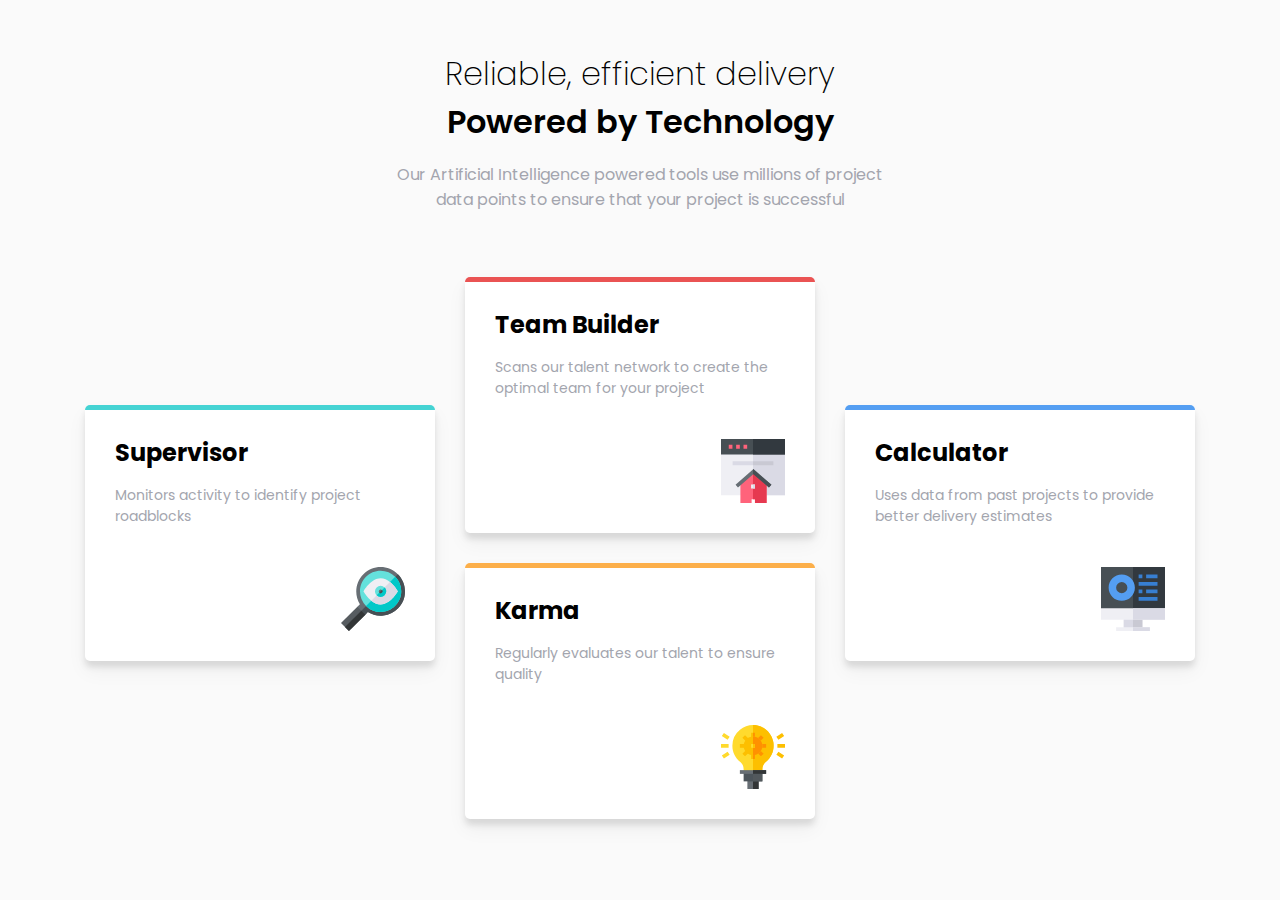
<file: index.html>
<!DOCTYPE html>
<html lang="en">
  <head>
    <meta charset="UTF-8" />
    <meta name="viewport" content="width=device-width, initial-scale=1.0" />

    <link
      rel="icon"
      type="image/png"
      sizes="32x32"
      href="./images/favicon-32x32.png"
    />

    <title>Frontend Mentor | Four card feature section</title>
    <link rel="stylesheet" href="style.css" />
  </head>
  <body>
    <header>
      <h1>
        Reliable, efficient delivery
        <span>Powered by Technology</span>
      </h1>
      <p>
        Our Artificial Intelligence powered tools use millions of project data
        points to ensure that your project is successful
      </p>
    </header>

    <div class="container">
      <div class="box box-cyan box-push">
        <h2>Supervisor</h2>
        <p>Monitors activity to identify project roadblocks</p>
        <img src="./images/icon-supervisor.svg" alt="supervisor" />
      </div>

      <div class="box box-red">
        <h2>Team Builder</h2>
        <p>
          Scans our talent network to create the optimal team for your project
        </p>
        <img src="./images/icon-team-builder.svg" alt="team-builder" />
      </div>

      <div class="box box-blue box-push">
        <h2>Calculator</h2>
        <p>Uses data from past projects to provide better delivery estimates</p>
        <img src="./images/icon-calculator.svg" alt="calculator" />
      </div>

      <div class="box box-orange">
        <h2>Karma</h2>
        <p>Regularly evaluates our talent to ensure quality</p>
        <img src="./images/icon-karma.svg" alt="karma" />
      </div>
    </div>
  </body>
</html>
</file>
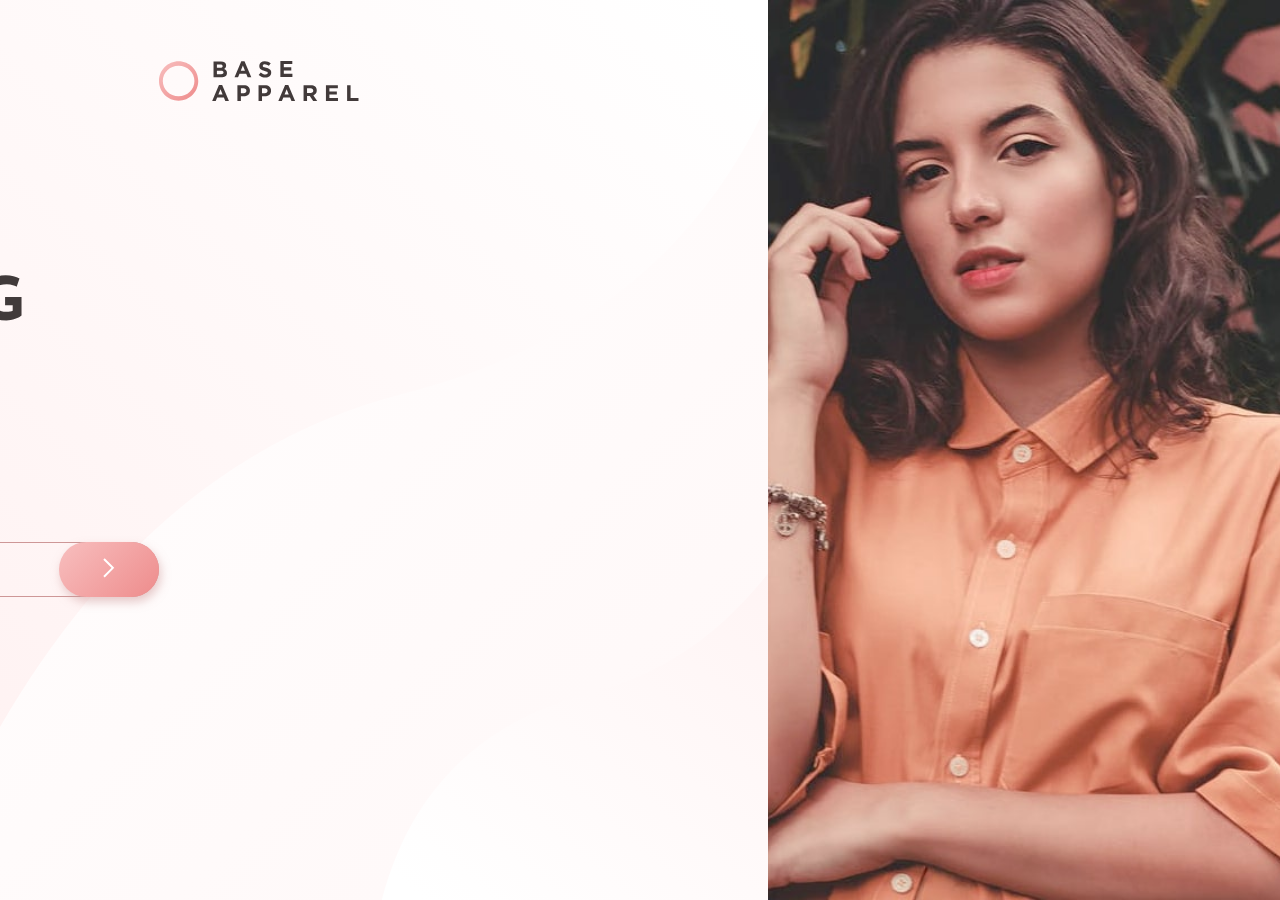
<file: base-apparel-coming-soon/index.html>
<!DOCTYPE html>
<html lang="en">
  <head>
    <meta charset="UTF-8" />
    <meta name="viewport" content="width=device-width, initial-scale=1.0" />
    <link
      rel="icon"
      type="image/png"
      sizes="32x32"
      href="./images/favicon-32x32.png"
    />
    <title>Frontend Mentor | Base Apparel coming soon page</title>
    <link rel="stylesheet" href="style.css" />
  </head>
  <body>
    <div class="container">
      <div class="left">
        <div class="inner-container">
          <img class="logo" src="./images/logo.svg" alt="logo" />
          <img
            class="bg-mobile"
            src="./images/hero-mobile.jpg"
            alt="background mobile"
          />
          <h1>
            <span>We're</span> <br />
            coming <br />
            soon
          </h1>

          <p>
            Hello fellow shoppers! We're currently building our new fashion
            store. Add your email below to stay up-to-date with announcements
            and our launch deals.
          </p>

          <form class="form" id="form">
            <input
              class="input"
              id="email"
              type="email"
              placeholder="Email Address"
            />
            <img class="error-icon" src="./images/icon-error.svg" alt="error" />
            <button class="button">
              <img src="./images/icon-arrow.svg" alt="arrow" />
            </button>
            <small class="small">Please provide a valid email</small>
          </form>
        </div>
      </div>
      <div class="right bg-image"></div>
    </div>

    <script src="script.js"></script>
  </body>
</html>
</file>
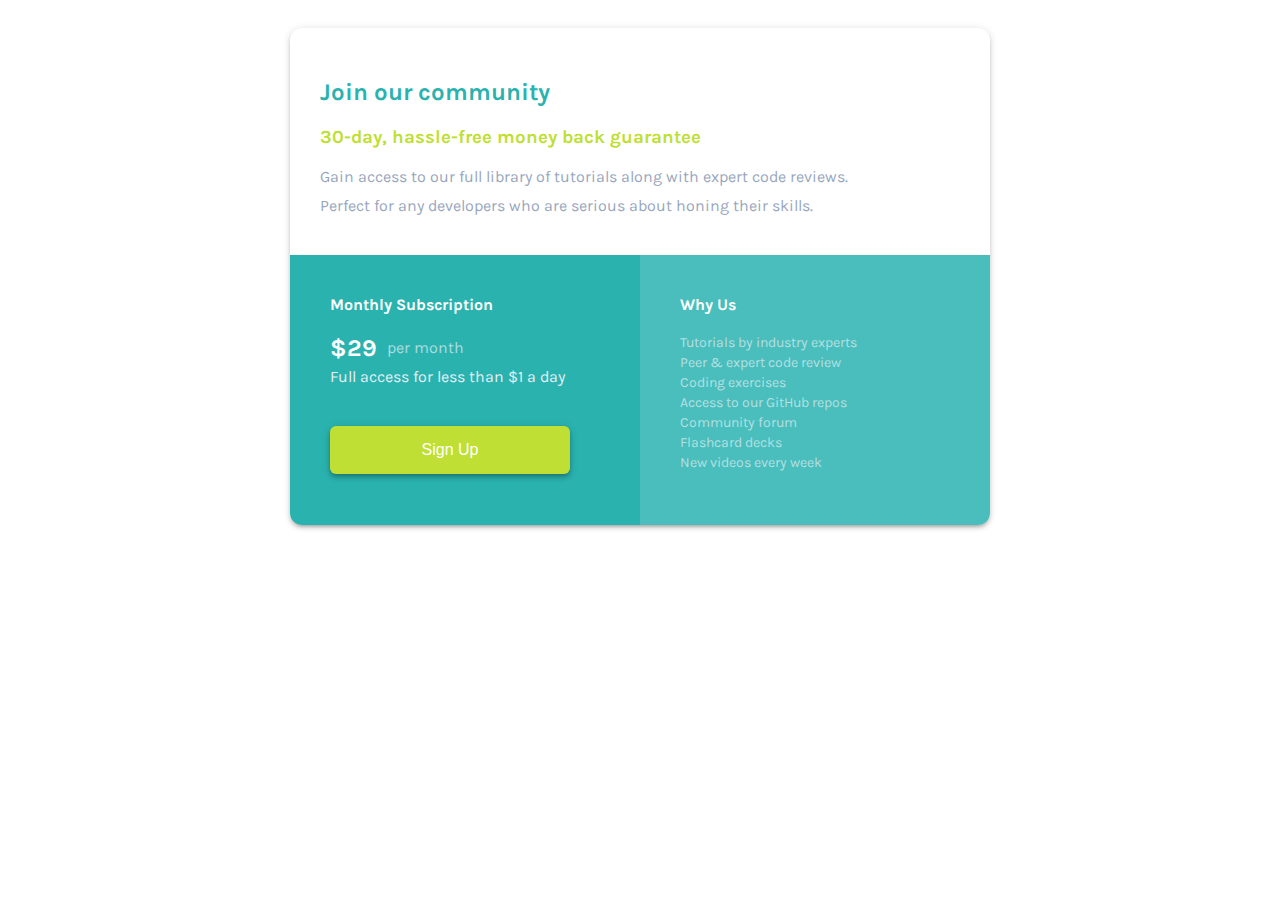
<file: single-price-grid-component/index.html>
<!DOCTYPE html>
<html lang="en">
  <head>
    <meta charset="UTF-8" />
    <meta name="viewport" content="width=device-width, initial-scale=1.0" />
    <link
      rel="icon"
      type="image/png"
      sizes="32x32"
      href="./images/favicon-32x32.png"
    />
    <link
      href="https://fonts.googleapis.com/css?family=Karla"
      rel="stylesheet"
    />
    <link rel="stylesheet" href="style.css" />
    <title>Frontend Mentor | Single Price Grid Component</title>
  </head>
  <body>
    <div class="container">
      <div class="main">
        <div class="top-container">
          <h2>Join our community</h2>
          <h3>30-day, hassle-free money back guarantee</h3>
          <div class="gain-access">
            Gain access to our full library of tutorials along with expert code
            reviews.
          </div>
          <div class="gain-access">
            Perfect for any developers who are serious about honing their
            skills.
          </div>
        </div>
        <div class="bottom-container">
          <div class="left">
            <div class="subscription">Monthly Subscription</div>
            <div class="per-month"><span>&dollar;29</span> per month</div>
            <div class="full-access">
              Full access for less than &dollar;1 a day
            </div>
            <button class="sign-up">Sign Up</button>
          </div>
          <div class="right">
            <div class="why-us">
              Why Us
            </div>
            <ul class="list">
              <li>Tutorials by industry experts</li>
              <li>Peer &amp; expert code review</li>
              <li>Coding exercises</li>
              <li>Access to our GitHub repos</li>
              <li>Community forum</li>
              <li>Flashcard decks</li>
              <li>New videos every week</li>
            </ul>
          </div>
        </div>
      </div>
    </div>
  </body>
</html>
</file>
<file: style.css>
@import url('https://fonts.googleapis.com/css2?family=Poppins:wght@200;400;600&display=swap');

* {
  box-sizing: border-box;
}

body {
  background-color: hsl(0, 0%, 98%);
  font-family: 'Poppins', sans-serif;
}

header {
  margin: 50px auto;
  max-width: 500px;
  text-align: center;
}

h1 {
  font-weight: 200;
  margin: 0;
}

h1 span {
  font-weight: 600;
}

p {
  color: hsl(229, 6%, 66%);
}

.container {
  display: flex;
  flex-wrap: wrap;
  justify-content: center;
  margin: 0 auto;
  max-width: 1140px;
}

.box {
  background-color: #fff;
  box-shadow: 0 10px 20px rgba(0, 0, 0, 0.05), 0 6px 6px rgba(0, 0, 0, 0.1);
  border-radius: 5px;
  padding: 30px;
  position: relative;
  overflow: hidden;
  margin: 15px;
  width: 350px;
}

.box::after {
  content: '';
  background-color: purple;
  position: absolute;
  top: 0;
  left: 0;
  height: 5px;
  width: 100%;
}

.box-red::after {
  background-color: hsl(0, 78%, 62%);
}

.box-cyan::after {
  background-color: hsl(180, 62%, 55%);
}

.box-orange::after {
  background-color: hsl(34, 97%, 64%);
}

.box-blue::after {
  background-color: hsl(212, 86%, 64%);
}

.box-push {
  transform: translateY(50%);
}

.box h2 {
  margin: 0;
}

.box p {
  font-size: 14px;
  margin: 15px 0 40px;
}

.box img {
  display: block;
  margin-left: auto;
}

@media (max-width: 775px) {
  .box-push {
    transform: translateY(0);
  }
}
</file>
<file: base-apparel-coming-soon/style.css>
@import url('https://fonts.googleapis.com/css2?family=Josefin+Sans:wght@200;400;600&display=swap');

* {
  box-sizing: border-box;
}

body {
  background-image: linear-gradient(
    135deg,
    hsl(0, 0%, 100%),
    hsl(0, 100%, 98%)
  );
  font-family: 'Josefin Sans', sans-serif;
  margin: 0;
}

.container {
  display: flex;
  min-height: 100vh;
}

.left {
  background-image: url('./images/bg-pattern-desktop.svg');
  background-size: cover;
  background-position: center center;
  width: 60%;
  padding: 0 40px 40px;
}

.inner-container {
  max-width: 450px;
  margin: auto;
}

.right {
  width: 40%;
}

.bg-image {
  background-image: url('./images/hero-desktop.jpg');
  background-size: cover;
  background-position: center center;
}

.logo {
  margin: 60px 0;
  width: 200px;
}

.bg-mobile {
  display: none;
}

h1 {
  color: hsl(0, 6%, 24%);
  font-size: 60px;
  letter-spacing: 10px;
  line-height: 1.1;
  margin-bottom: 0;
  transform: translateX(-100%);
  text-transform: uppercase;
  animation: comeInLeft 0.5s ease forwards;
}

h1 span {
  color: hsl(0, 36%, 70%);
  font-weight: 200;
}

p {
  color: hsl(0, 36%, 70%);
  line-height: 26px;
  margin: 30px 0;
  transform: translateX(100%);
  opacity: 0;
  animation: comeInRight 0.5s ease forwards;
}

.form {
  position: relative;
  transform: translateX(-100%);
  animation: comeInLeft 0.5s ease forwards;
}

.input {
  background-color: transparent;
  border: 1px solid hsl(0, 36%, 70%);
  border-radius: 50px;
  font-size: 16px;
  padding: 15px 30px;
  height: 55px;
  width: 100%;
}

.input:focus {
  border-width: 2px;
  box-shadow: 0px 0px 10px hsla(0, 36%, 70%, 0.5);
  outline: none;
}

.input::placeholder {
  color: hsl(0, 36%, 70%);
}

.form.error input {
  border: 2px solid hsl(0, 93%, 68%);
}

.button {
  background-image: linear-gradient(135deg, hsl(0, 80%, 86%), hsl(0, 74%, 74%));
  box-shadow: 2px 5px 10px hsla(0, 36%, 70%, 0.5);
  border: none;
  border-radius: 50px;
  cursor: pointer;
  padding: 15px;
  position: absolute;
  top: 0;
  right: 0;
  transition: opacity 0.2s ease;
  height: 55px;
  width: 100px;
}

.button:hover {
  opacity: 0.6;
}

.error-icon {
  display: none;
  position: absolute;
  top: 15px;
  right: 110px;
}

.form.error .error-icon {
  display: block;
}

.small {
  color: hsl(0, 93%, 68%);
  display: none;
  margin-top: 15px;
  margin-left: 30px;
}

.form.error .small {
  display: block;
}

/* Animations */
@keyframes comeInLeft {
  to {
    transform: translateX(0);
  }
}

@keyframes comeInRight {
  to {
    opacity: 1;
    transform: translateX(0);
  }
}

@media screen and (max-width: 600px) {
  .logo {
    margin: 30px 0;
    width: 100px;
  }

  .bg-mobile {
    display: block;
    margin-left: -40px;
    margin-right: -40px;
    width: calc(100% + 80px);
  }

  h1 {
    font-size: 40px;
  }

  .left {
    width: 100%;
  }

  .right {
    display: none;
  }
}
</file>
<file: single-price-grid-component/style.css>
.container {
  display: flex;
  justify-content: center;
  font-family: 'Karla';
  font-size: 16px;
}
.main {
  width: 100%;
  max-width: 700px;
  margin: 20px;
  border-radius: 12px;
  box-shadow: 0px 3px 3px -2px rgba(0, 0, 0, 0.2),
    0px 3px 4px 0px rgba(0, 0, 0, 0.14), 0px 1px 8px 0px rgba(0, 0, 0, 0.12);
}
.top-container {
  padding: 30px;
}
h2 {
  color: hsl(179, 62%, 43%);
}
h3 {
  color: hsl(71, 73%, 54%);
}
.gain-access {
  color: hsl(218, 22%, 67%);
  margin-bottom: 10px;
}
.bottom-container {
  display: flex;
}
.left {
  background-color: hsl(179, 62%, 43%);
  border-bottom-left-radius: 12px;
  padding: 40px;
  flex: 0 1 50%;
  flex-direction: column;
}
.right {
  background-color: #4abebc;
  border-bottom-right-radius: 12px;
  padding: 40px;
  flex: 0 1 50%;
  flex-direction: column;
}
.subscription,
.why-us {
  color: #fff;
  font-weight: 700;
  margin-bottom: 20px;
}
.per-month {
  color: hsla(204, 43%, 93%, 0.7);
  font-weight: 400;
  display: flex;
  align-items: center;
  margin-bottom: 5px;
}
.per-month span {
  color: #fff;
  font-weight: 700;
  font-size: 24px;
  margin-right: 10px;
}
.full-access {
  color: hsl(204, 43%, 93%);
  font-weight: 400;
  margin-bottom: 40px;
}
.sign-up {
  color: #fff;
  background-color: hsl(71, 73%, 54%);
  border: none;
  border-radius: 6px;
  padding: 15px 0;
  min-width: 240px;
  font-size: 16px;
  box-shadow: 0px 2px 4px -1px rgba(0, 0, 0, 0.2),
    0px 4px 5px 0px rgba(0, 0, 0, 0.14), 0px 1px 10px 0px rgba(0, 0, 0, 0.12);
}
.list {
  list-style-type: none;
  color: hsla(204, 43%, 93%, 0.7);
  font-size: 14px;
  font-weight: 400;
  padding-inline-start: 0;
}
li {
  margin-bottom: 3px;
}

/* small devices */
@media only screen and (max-width: 600px) {
  .bottom-container {
    flex-direction: column;
  }
  .left {
    border-radius: 0;
  }
  .right {
    border-bottom-left-radius: 12px;
  }
}
</file>
